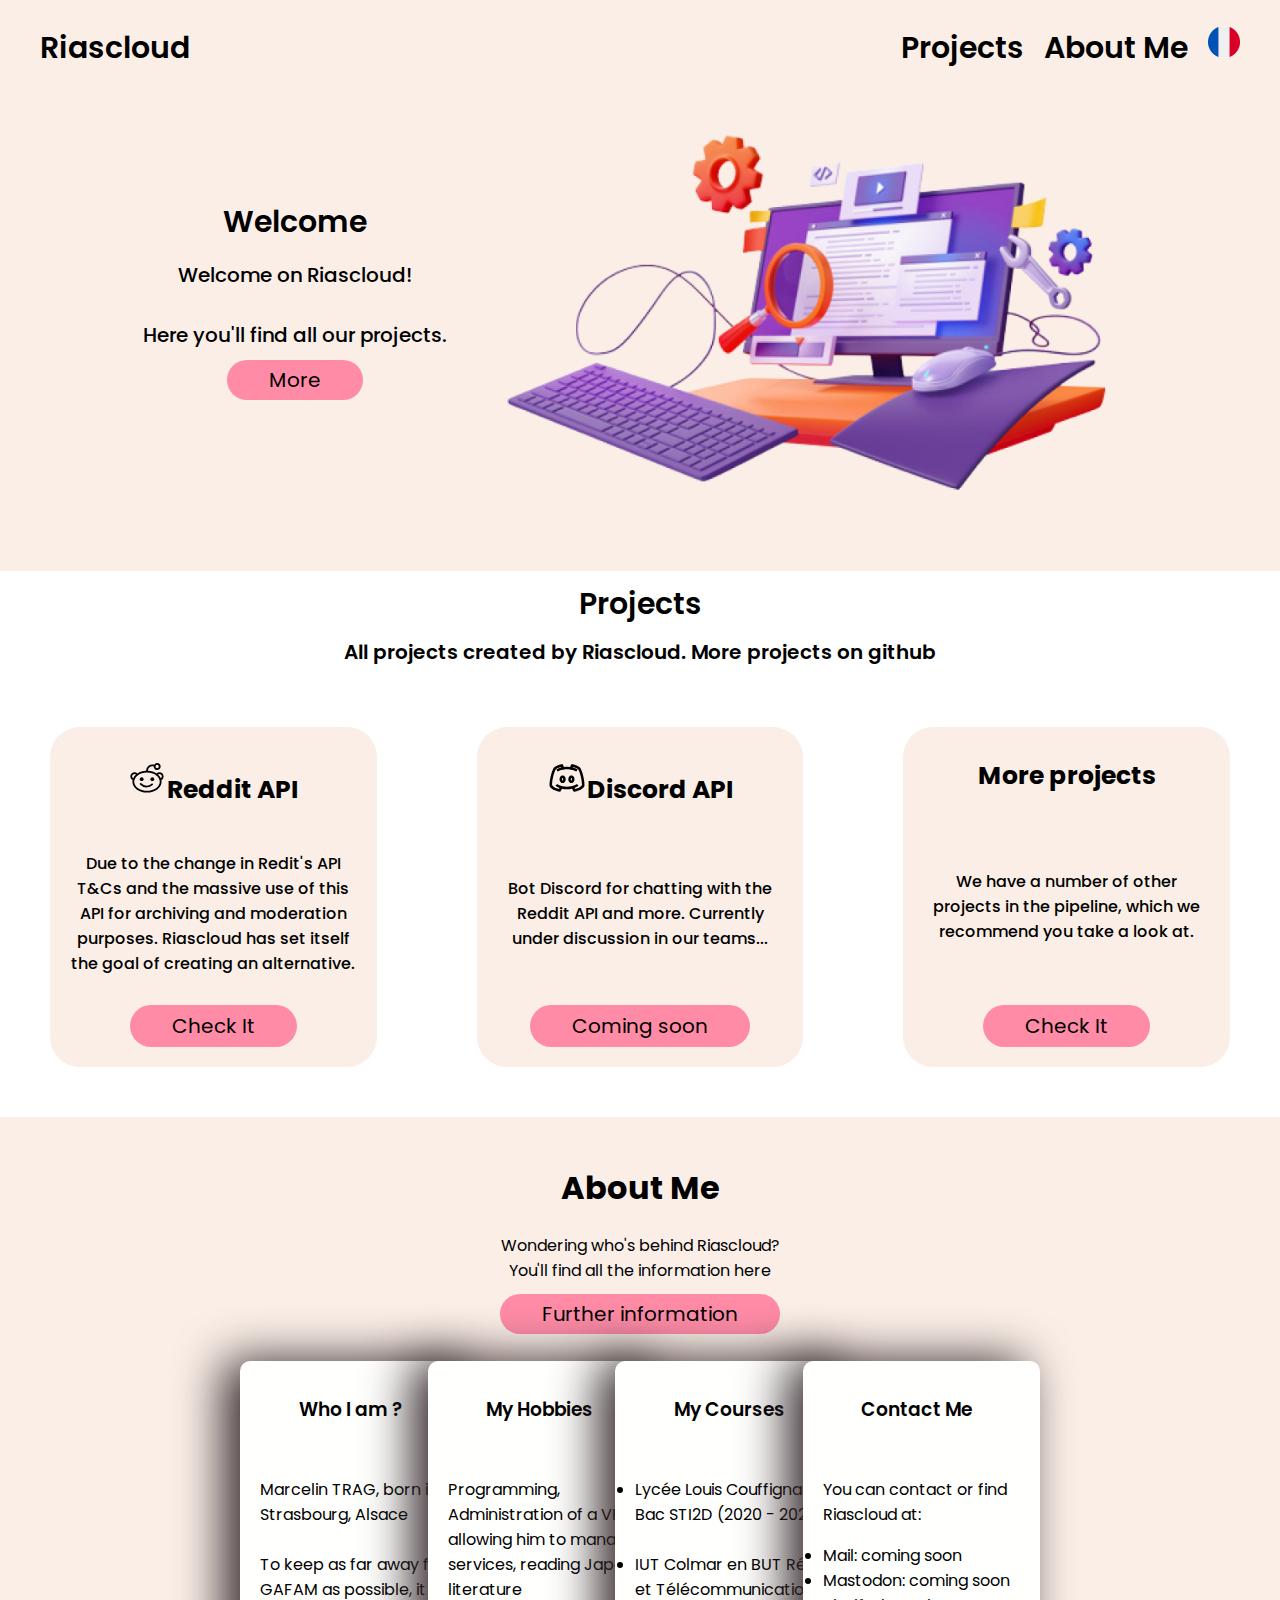
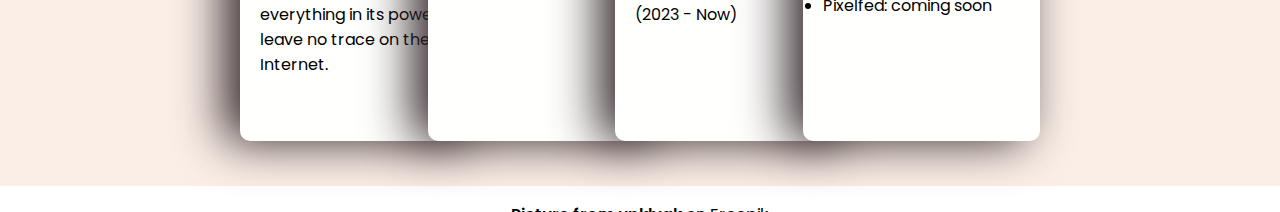
<file: index.html>
<!DOCTYPE html>
<html lang="en">
    <head>
        <meta charset="UTF-8">
        <title>Riascloud | redirection</title>
        <script>
            // Fonction pour obtenir la langue du navigateur
            function getBrowserLanguage() {
            return navigator.language || navigator.userLanguage;
            }

            // Redirection en fonction de la langue
            window.onload = function() {
            var userLanguage = getBrowserLanguage().toLowerCase();
            if (userLanguage.startsWith('fr')) {
                window.location.href = './fr'; // Redirection vers la version française
            } else {
                window.location.href = './en'; // Redirection vers la version anglaise par défaut
            }
            };
        </script>
    </head>
    <body>
    <!-- Contenu de la page d'accueil (peut être vide si la redirection est rapide) -->
    </body>
</html>
</file>
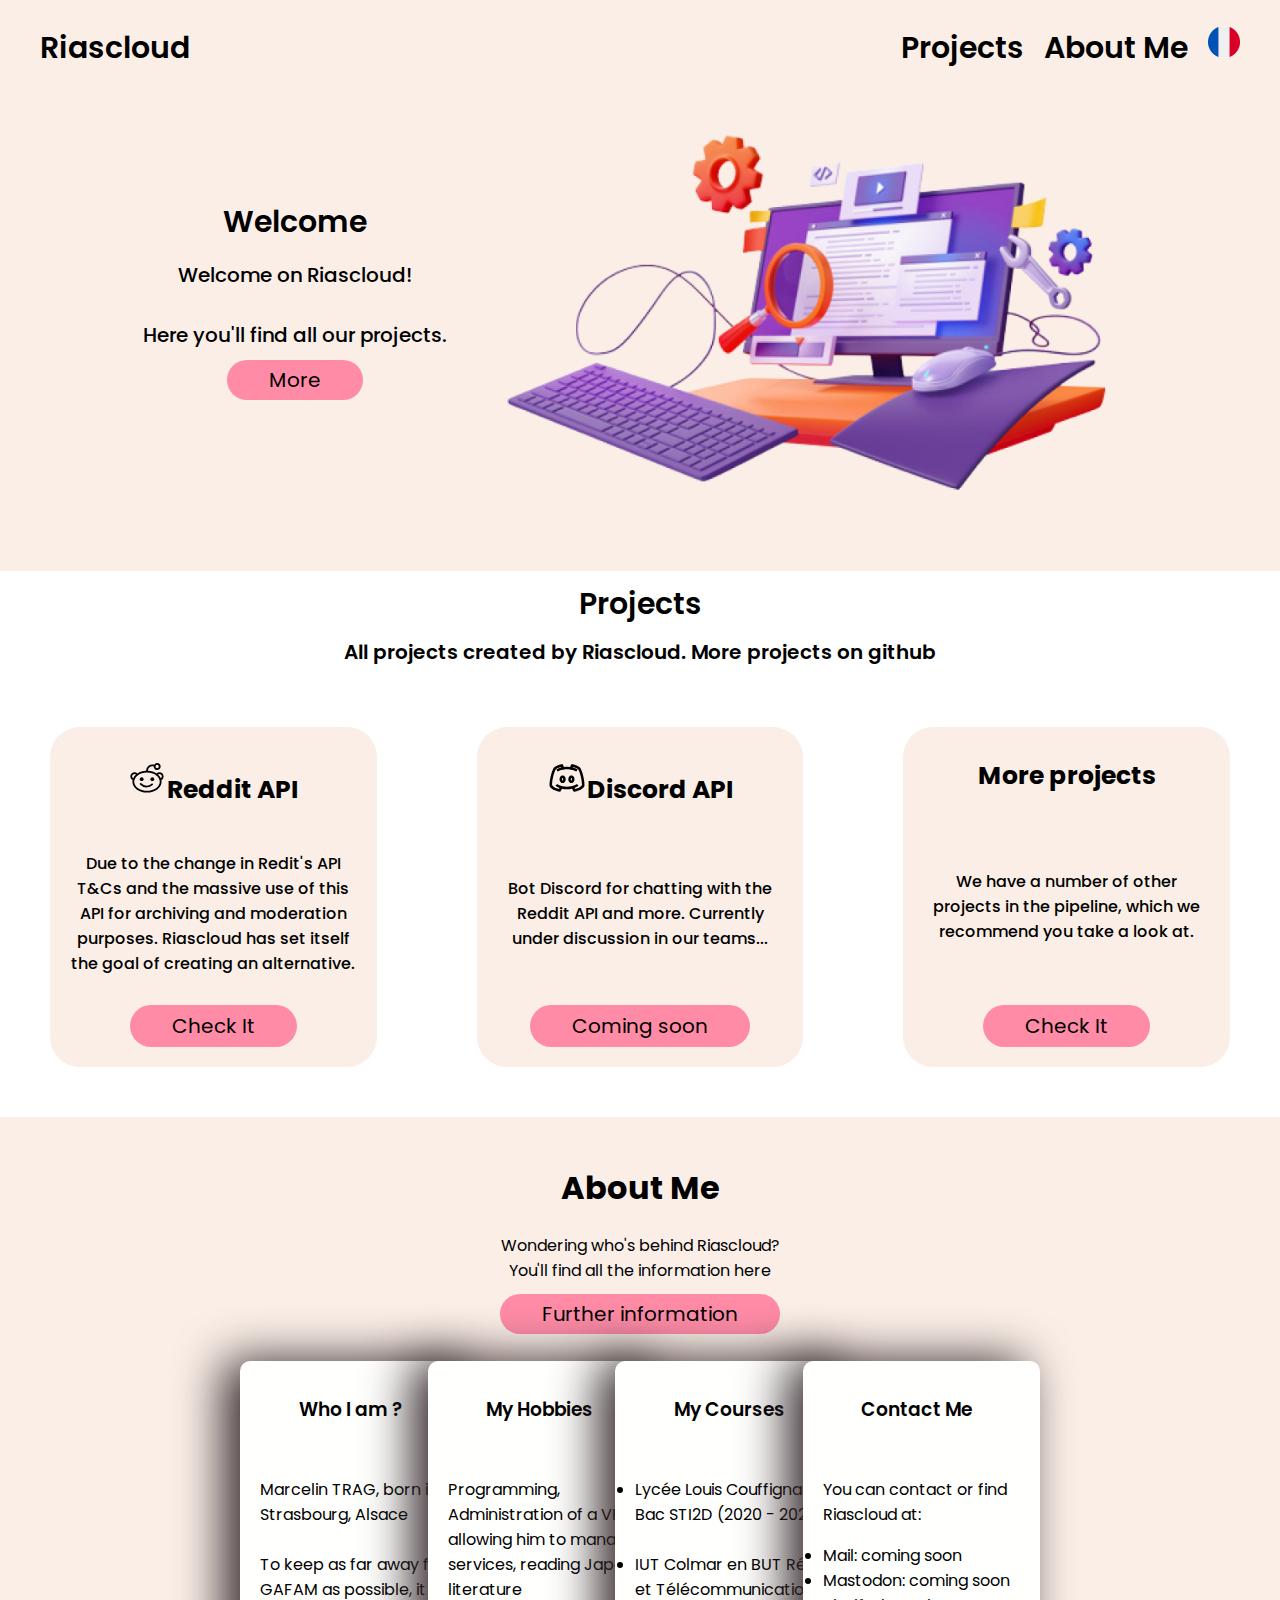
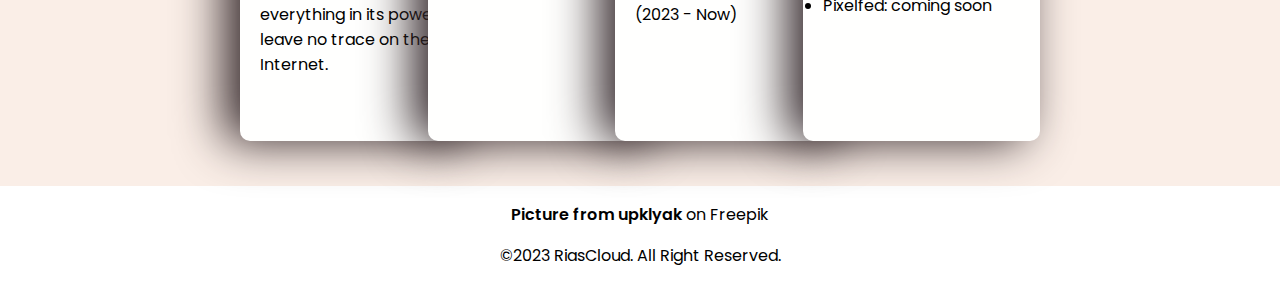
<file: en/index.html>
<!DOCTYPE html>
<html lang="en">
<head>
    <meta charset="UTF-8">
    <meta name="viewport" content="width=device-width, initial-scale=1.0">
    <link rel="stylesheet" href="../css/style.css">
    <title>Riascloud | Home</title>
</head>
<body>
    <!-- Intro -->
    <section class="header">
        <nav>
            <a href="#" class="logo">Riascloud</a>
            <section class="nav-link">
                <a href="#PROJECTS" class="nav-items">Projects</a>
                <a href="#ABOUT" class="nav-items">About Me</a>
                <a href="../fr/index.html"><img src="../img/fr_icon.svg" alt="FR Flag" class="flags"></a>
            </section>
        </nav>
        <section class="content-header">
            <section class="welcome">
                <h1>Welcome</h1>
                <p>Welcome on Riascloud! <br><br>
                Here you'll find all our projects.</p>
                <a href="#PROJECTS" class="button">More</a>
            </section>
            <img src="../img/pc_banner.png" alt="">
        </section>
    </section>
    <!-- End Intro -->
    <!-- Projects -->
    <section class="projects" id="PROJECTS">
        <h1 class="projets-title">Projects</h1>
        <p class="projets-subtitle">All projects created by Riascloud. More projects on github</p>

        <section class="projects-content">
            <section class="project-cards">
                <h3><img src="../img/reddit.svg" alt="reddit logo">Reddit API</h3>
                <p>Due to the change in Redit's API T&Cs and the massive use of this API for archiving and moderation purposes. Riascloud has set itself the goal of creating an alternative.</p>
                <a href="more.html#REDDIT" class="button">Check It</a>
            </section>
            <section class="project-cards">
                <h3><img src="../img/discord.svg" alt="discord logo">Discord API</h3>
                <p>Bot Discord for chatting with the Reddit API and more. Currently under discussion in our teams...</p>
                <a href="more.html#PROJECTS" class="button">Coming soon</a>
            </section>
            <section class="project-cards">
                <h3>More projects</h3>
                <p>We have a number of other projects in the pipeline, which we recommend you take a look at.</p>
                <a href="more.html#MAIL" class="button">Check It</a>
            </section>
        </section>
    </section>
    <!-- End Projects -->
    <section class="about" id="ABOUT">
        <section class="about-text">
            <h1>About Me</h1>
            <p>Wondering who's behind Riascloud? <br>
            You'll find all the information here</p>
            <a href="more.html#ABOUT" class="button">Further information</a>
        </section>
        <section class="container">
            <article class="card">
                <h3 class="card-title">Who I am ?</h3>
                <div class="card-content">
                    <p>Marcelin TRAG, born in Strasbourg, Alsace<br><br>To keep as far away from GAFAM as possible, it does everything in its power to leave no trace on the Internet.</p>
                </div>
            </article>
            <article class="card">
                <h3 class="card-title">My Hobbies</h3>
                <div class="card-content">
                    <p>Programming, Administration of a VPS allowing him to manage his services, reading Japanese literature</p>
                </div>
            </article>
            <article class="card">
                <h3 class="card-title">My Courses</h3>
                <div class="card-content">
                    <p><li>Lycée Louis Couffignal in Bac STI2D (2020 - 2023)</li><br><li>IUT Colmar en BUT Réseaux et Télécommunication (2023 - Now)</li></p>
                </div>
            </article>
            <article class="card">
                <h3 class="card-title">Contact Me</h3>
                <div class="card-content">
                    <p>You can contact or find Riascloud at:<br>
                        <li>Mail: coming soon</li>
                        <li>Mastodon: coming soon</li>
                        <li>Pixelfed: coming soon</li>
                    </p>
                </div>
            </article>      
        </section>
    </section>
    <section class="footer">
        <p class="credit"><a href="https://fr.freepik.com/photos-gratuite/test-code-rendu-3d-test-fonctionnel-convivialite_34727540.htm#query=cartoon%20programm%20window&position=37&from_view=search&track=ais">Picture from upklyak</a> on Freepik</p>
        <p class="cpr">©2023 RiasCloud. All Right Reserved.</p>
    </section>
</body>
</html>
</file>
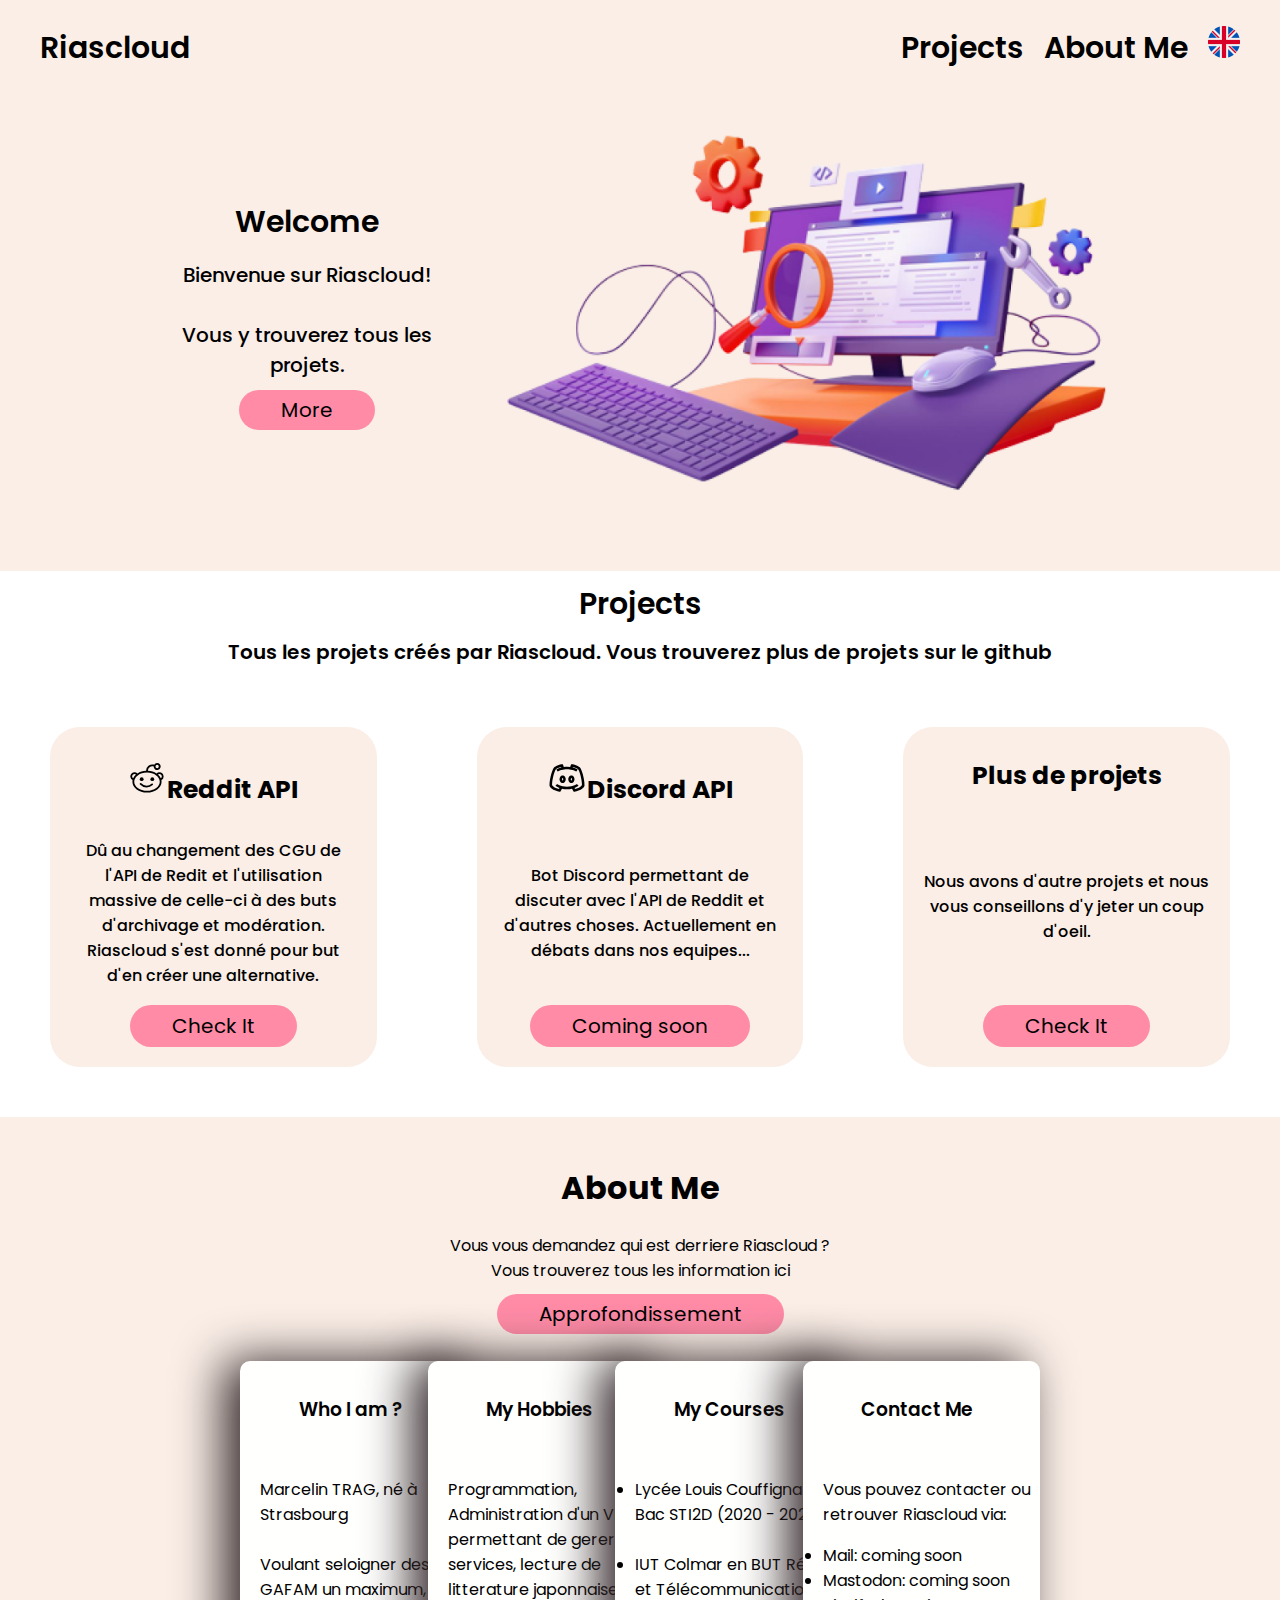
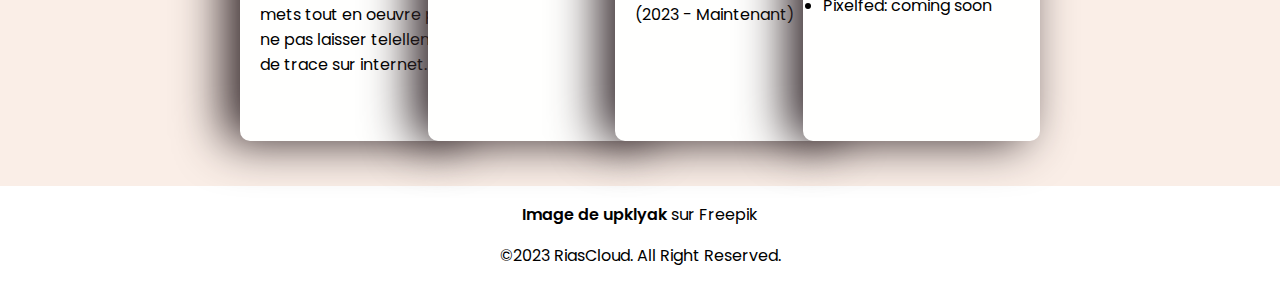
<file: fr/index.html>
<!DOCTYPE html>
<html lang="en">
<head>
    <meta charset="UTF-8">
    <meta name="viewport" content="width=device-width, initial-scale=1.0">
    <link rel="stylesheet" href="../css/style.css">
    <title>Riascloud | Home</title>
</head>
<body>
    <!-- Intro -->
    <section class="header">
        <nav>
            <a href="#" class="logo">Riascloud</a>
            <section class="nav-link">
                <a href="#PROJECTS" class="nav-items">Projects</a>
                <a href="#ABOUT" class="nav-items">About Me</a>
                <a href="../en/index.html"><img src="../img/uk_icon.svg" alt="UK Flag" class="flags"></a>
            </section>
        </nav>
        <section class="content-header">
            <section class="welcome">
                <h1>Welcome</h1>
                <p>Bienvenue sur Riascloud! <br><br>
                Vous y trouverez tous les projets.</p>
                <a href="#PROJECTS" class="button">More</a>
            </section>
            <img src="../img/pc_banner.png" alt="">
        </section>
    </section>
    <!-- End Intro -->
    <!-- Projects -->
    <section class="projects" id="PROJECTS">
        <h1 class="projets-title">Projects</h1>
        <p class="projets-subtitle">Tous les projets créés par Riascloud. Vous trouverez plus de projets sur le github</p>

        <section class="projects-content">
            <section class="project-cards">
                <h3><img src="../img/reddit.svg" alt="reddit logo">Reddit API</h3>
                <p>Dû au changement des CGU de l'API de Redit et l'utilisation massive de celle-ci à des buts d'archivage et modération. Riascloud s'est donné pour but d'en créer une alternative.</p>
                <a href="more.html#REDDIT" class="button">Check It</a>
            </section>
            <section class="project-cards">
                <h3><img src="../img/discord.svg" alt="discord logo">Discord API</h3>
                <p>Bot Discord permettant de discuter avec l'API de Reddit et d'autres choses. Actuellement en débats dans nos equipes...</p>
                <a href="more.html#PROJECTS" class="button">Coming soon</a>
            </section>
            <section class="project-cards">
                <h3>Plus de projets</h3>
                <p>Nous avons d'autre projets et nous vous conseillons d'y jeter un coup d'oeil.</p>
                <a href="more.html#MAIL" class="button">Check It</a>
            </section>
        </section>
    </section>
    <!-- End Projects -->
    <section class="about" id="ABOUT">
        <section class="about-text">
            <h1>About Me</h1>
            <p>Vous vous demandez qui est derriere Riascloud ?<br>
                Vous trouverez tous les information ici</p>
                <a href="more.html#ABOUT" class="button">Approfondissement</a>
        </section>
        <section class="container">
            <article class="card">
                <h3 class="card-title">Who I am ?</h3>
                <div class="card-content">
                    <p>Marcelin TRAG, né à Strasbourg<br><br>Voulant seloigner des GAFAM un maximum, il mets tout en oeuvre pour ne pas laisser telellement de trace sur internet.</p>
                </div>
            </article>
            <article class="card">
                <h3 class="card-title">My Hobbies</h3>
                <div class="card-content">
                    <p>Programmation, Administration d'un VPS lui permettant de gerer ses services, lecture de litterature japonnaise</p>
                </div>
            </article>
            <article class="card">
                <h3 class="card-title">My Courses</h3>
                <div class="card-content">
                    <p><li>Lycée Louis Couffignal en Bac STI2D (2020 - 2023)</li><br><li>IUT Colmar en BUT Réseaux et Télécommunication (2023 - Maintenant)</li></p>
                </div>
            </article>
            <article class="card">
                <h3 class="card-title">Contact Me</h3>
                <div class="card-content">
                    <p>Vous pouvez contacter ou retrouver Riascloud via: <br>
                        <li>Mail: coming soon</li>
                        <li>Mastodon: coming soon</li>
                        <li>Pixelfed: coming soon</li>
                    </p>
                </div>
            </article>      
        </section>
    </section>
    <section class="footer">
        <p class="credit"><a href="https://fr.freepik.com/photos-gratuite/test-code-rendu-3d-test-fonctionnel-convivialite_34727540.htm#query=cartoon%20programm%20window&position=37&from_view=search&track=ais">Image de upklyak</a> sur Freepik</p>
        <p class="cpr">©2023 RiasCloud. All Right Reserved.</p>
    </section>
</body>
</html>
</file>
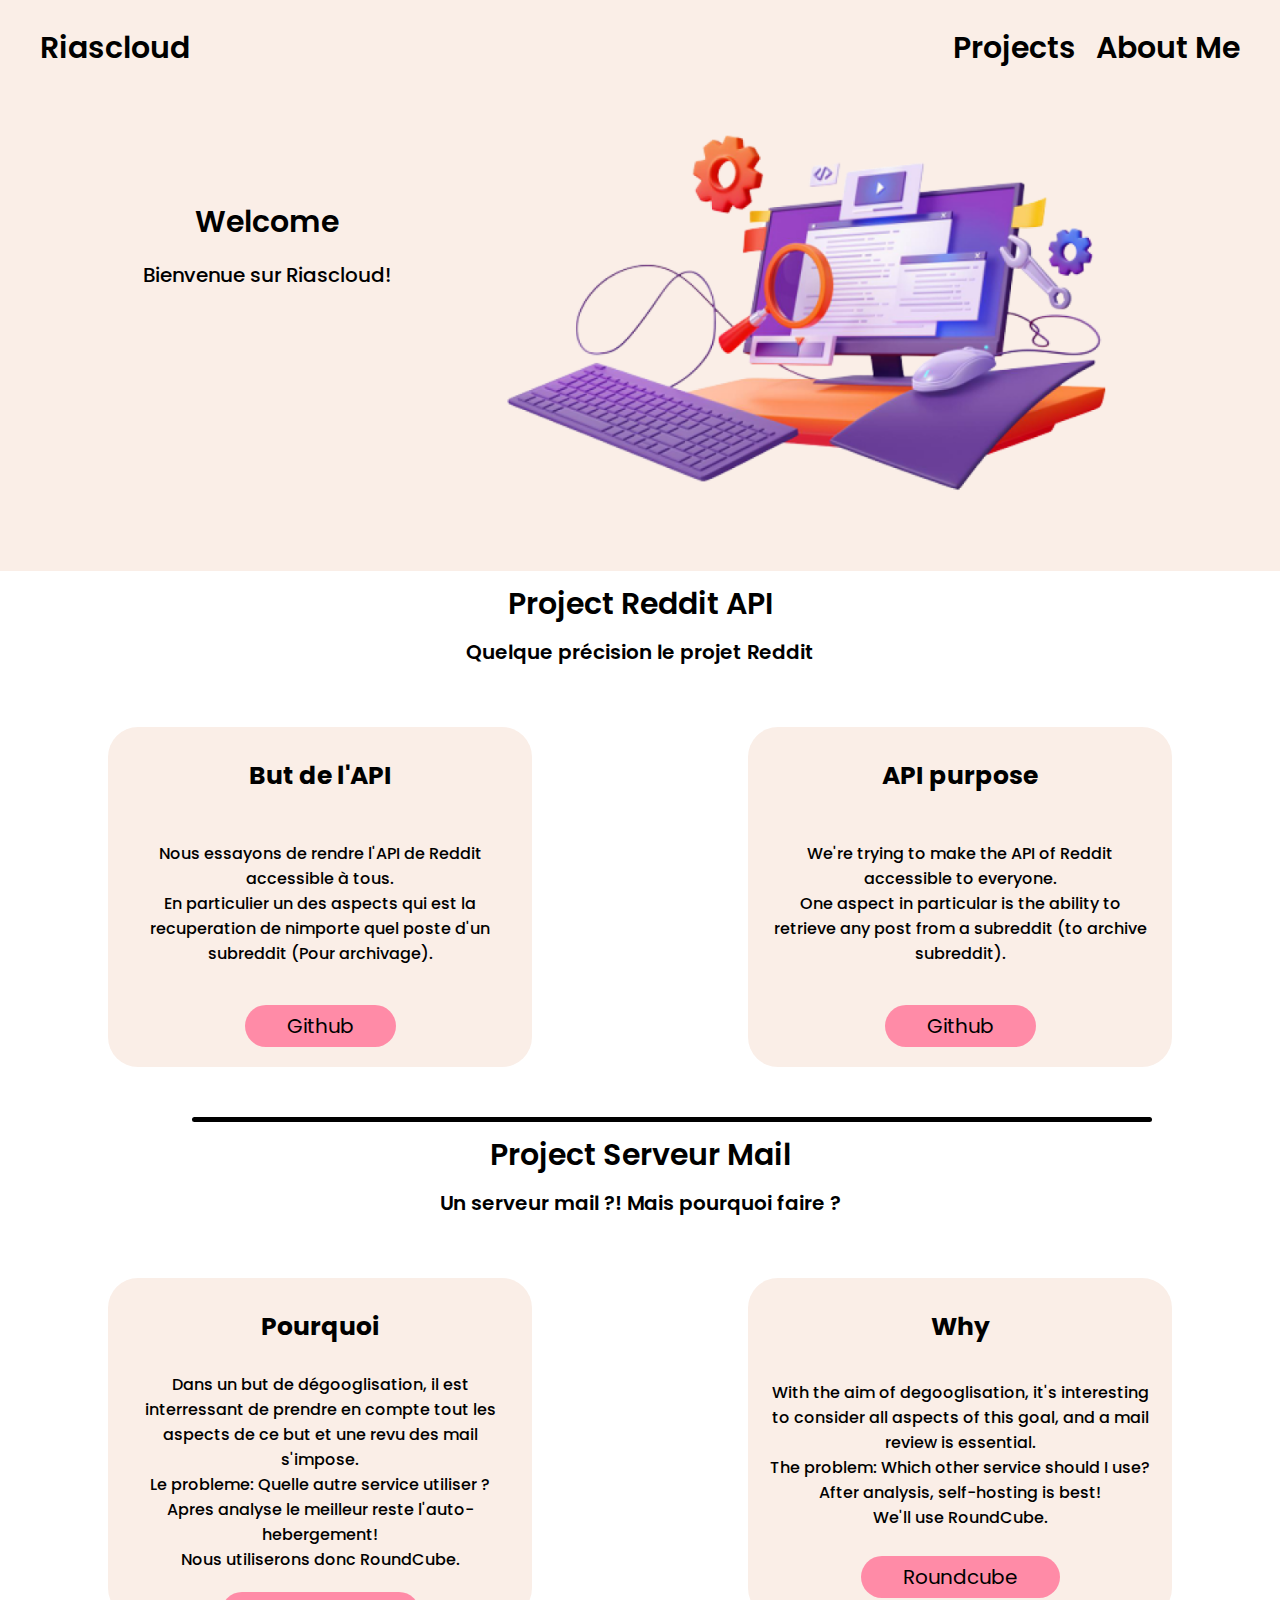
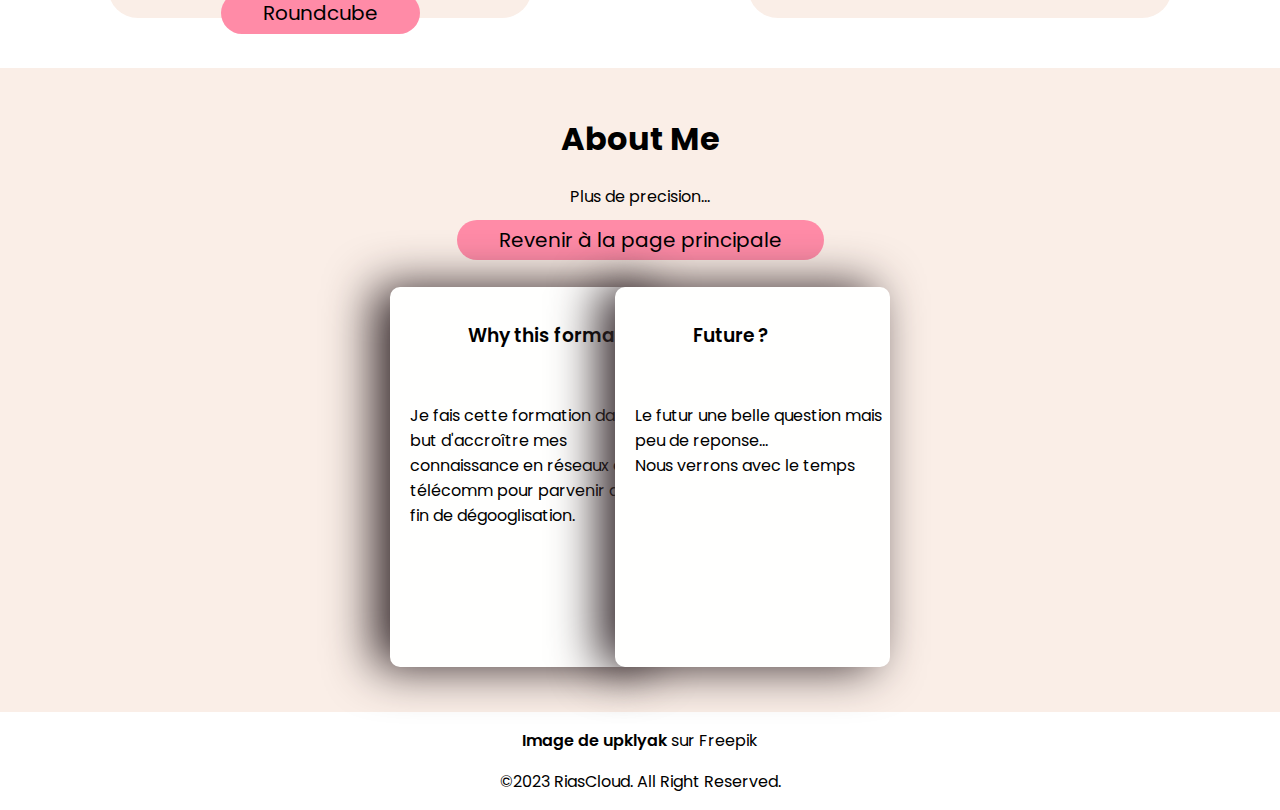
<file: more.html>
<!DOCTYPE html>
<html lang="en">
<head>
    <meta charset="UTF-8">
    <meta name="viewport" content="width=device-width, initial-scale=1.0">
    <link rel="stylesheet" href="./css/style.css">
    <title>Riascloud | Plus</title>
</head>
<body>
    <!-- Intro -->
    <section class="header">
        <nav>
            <a href="index.html" class="logo">Riascloud</a>
            <section class="nav-link">
                <a href="#PROJECTS" class="nav-items">Projects</a>
                <a href="#ABOUT" class="nav-items">About Me</a>
            </section>
        </nav>
        <section class="content-header">
            <section class="welcome">
                <h1>Welcome</h1>
                <p>Bienvenue sur Riascloud!</p>
            </section>
            <img src="./img/pc_banner.png" alt="">
        </section>
    </section>
    <!-- End Intro -->
    <!-- Projects -->
    <section class="projects" id="PROJECTS">
        <section id="REDDIT">
            <h1 class="projets-title">Project Reddit API</h1>
            <p class="projets-subtitle">Quelque précision le projet Reddit</p>
            <section class="projects-content">
                <section class="project-cards">
                    <h3>But de l'API</h3>
                    <p>Nous essayons de rendre l'API de Reddit accessible à tous.<br>En particulier un des aspects qui est la recuperation de nimporte quel poste d'un subreddit (Pour archivage).</p>
                    <a href="https://github.com/RiasGFirst/RiascloudAPI/tree/redditAPI" class="button">Github</a>
                </section>
                <section class="project-cards">
                    <h3>API purpose</h3>
                    <p>We're trying to make the API of Reddit accessible to everyone.<br>One aspect in particular is the ability to retrieve any post from a subreddit (to archive subreddit).</p>
                    <a href="https://github.com/RiasGFirst/RiascloudAPI/tree/redditAPI" class="button">Github</a>
                </section>
            </section>
        </section>
        <span></span>
        <section id="MAIL">
            <h1 class="projets-title">Project Serveur Mail</h1>
            <p class="projets-subtitle">Un serveur mail ?! Mais pourquoi faire ?</p>    
            <section class="projects-content">
                <section class="project-cards">
                    <h3>Pourquoi</h3>
                    <p>Dans un but de dégooglisation, il est interressant de prendre en compte tout les aspects de ce but et une revu des mail s'impose.<br>Le probleme: Quelle autre service utiliser ?<br>Apres analyse le meilleur reste l'auto-hebergement!<br>Nous utiliserons donc RoundCube.</p>
                    <a href="https://roundcube.net/" class="button">Roundcube</a>
                </section>
                <section class="project-cards">
                    <h3>Why</h3>
                    <p>With the aim of degooglisation, it's interesting to consider all aspects of this goal, and a mail review is essential.<br>The problem: Which other service should I use?<br>After analysis, self-hosting is best!<br>We'll use RoundCube.</p>
                    <a href="https://roundcube.net/" class="button">Roundcube</a>
                </section>
            </section>
        </section>
    </section>
    <!-- End Projects -->
    <section class="about" id="ABOUT">
        <section class="about-text">
            <h1>About Me</h1>
            <p>Plus de precision...</p>
            <a href="index.html" class="button">Revenir à la page principale</a>
        </section>
        <section class="container cplus">
            <article class="card ccplus">
                <h3 class="card-title">Why this formation</h3>
                <div class="card-content">
                    <p>Je fais cette formation dans le but d'accroître mes connaissance en réseaux et télécomm pour parvenir a mes fin de dégooglisation.</p>
                </div>
            </article>
            <article class="card ccplus">
                <h3 class="card-title">Future ?</h3>
                <div class="card-content">
                    <p>Le futur une belle question mais peu de reponse...<br>Nous verrons avec le temps</p>
                </div>
            </article>      
        </section>
    </section>
    <section class="footer">
        <p class="credit"><a href="https://fr.freepik.com/photos-gratuite/test-code-rendu-3d-test-fonctionnel-convivialite_34727540.htm#query=cartoon%20programm%20window&position=37&from_view=search&track=ais">Image de upklyak</a> sur Freepik</p>
        <p class="cpr">©2023 RiasCloud. All Right Reserved.</p>
    </section>
</body>
</html>
</file>
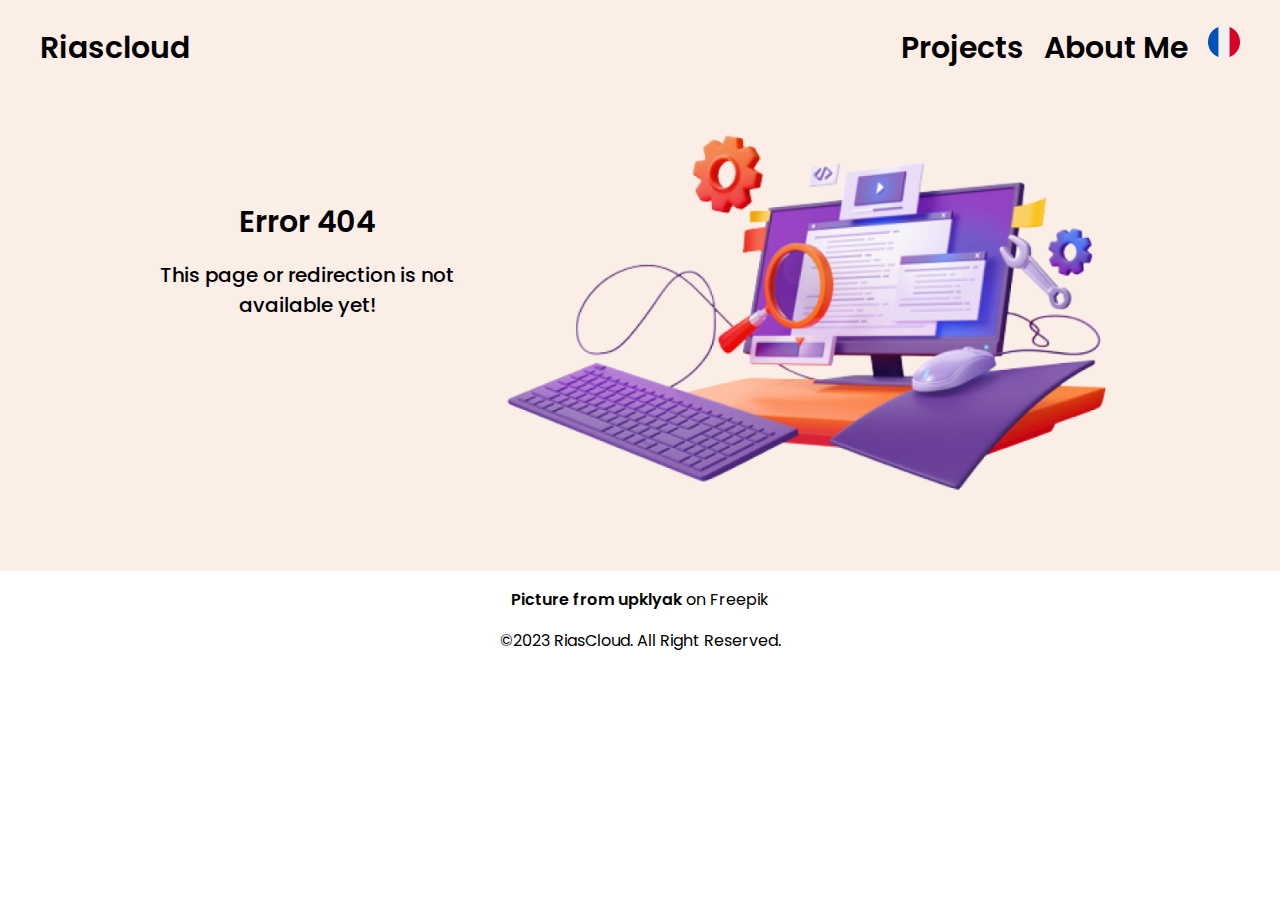
<file: en/error404.html>
<!DOCTYPE html>
<html lang="en">
<head>
    <meta charset="UTF-8">
    <meta name="viewport" content="width=device-width, initial-scale=1.0">
    <link rel="stylesheet" href="../css/style.css">
    <title>Riascloud | Plus</title>
</head>
<body>
    <!-- Intro -->
    <section class="header">
        <nav>
            <a href="index.html" class="logo">Riascloud</a>
            <section class="nav-link">
                <a href="#PROJECTS" class="nav-items">Projects</a>
                <a href="#ABOUT" class="nav-items">About Me</a>
                <a href="../fr/index.html"><img src="../img/fr_icon.svg" alt="FR Flag" class="flags"></a>
            </section>
        </nav>
        <section class="content-header">
            <section class="welcome">
                <h1>Error 404</h1>
                <p>This page or redirection is not available yet!</p>
            </section>
            <img src="../img/pc_banner.png" alt="">
        </section>
    </section>
    <!-- End Intro -->
    <section class="footer">
        <p class="credit"><a href="https://fr.freepik.com/photos-gratuite/test-code-rendu-3d-test-fonctionnel-convivialite_34727540.htm#query=cartoon%20programm%20window&position=37&from_view=search&track=ais">Picture from upklyak</a> on Freepik</p>
        <p class="cpr">©2023 RiasCloud. All Right Reserved.</p>
    </section>
</body>
</html>
</file>
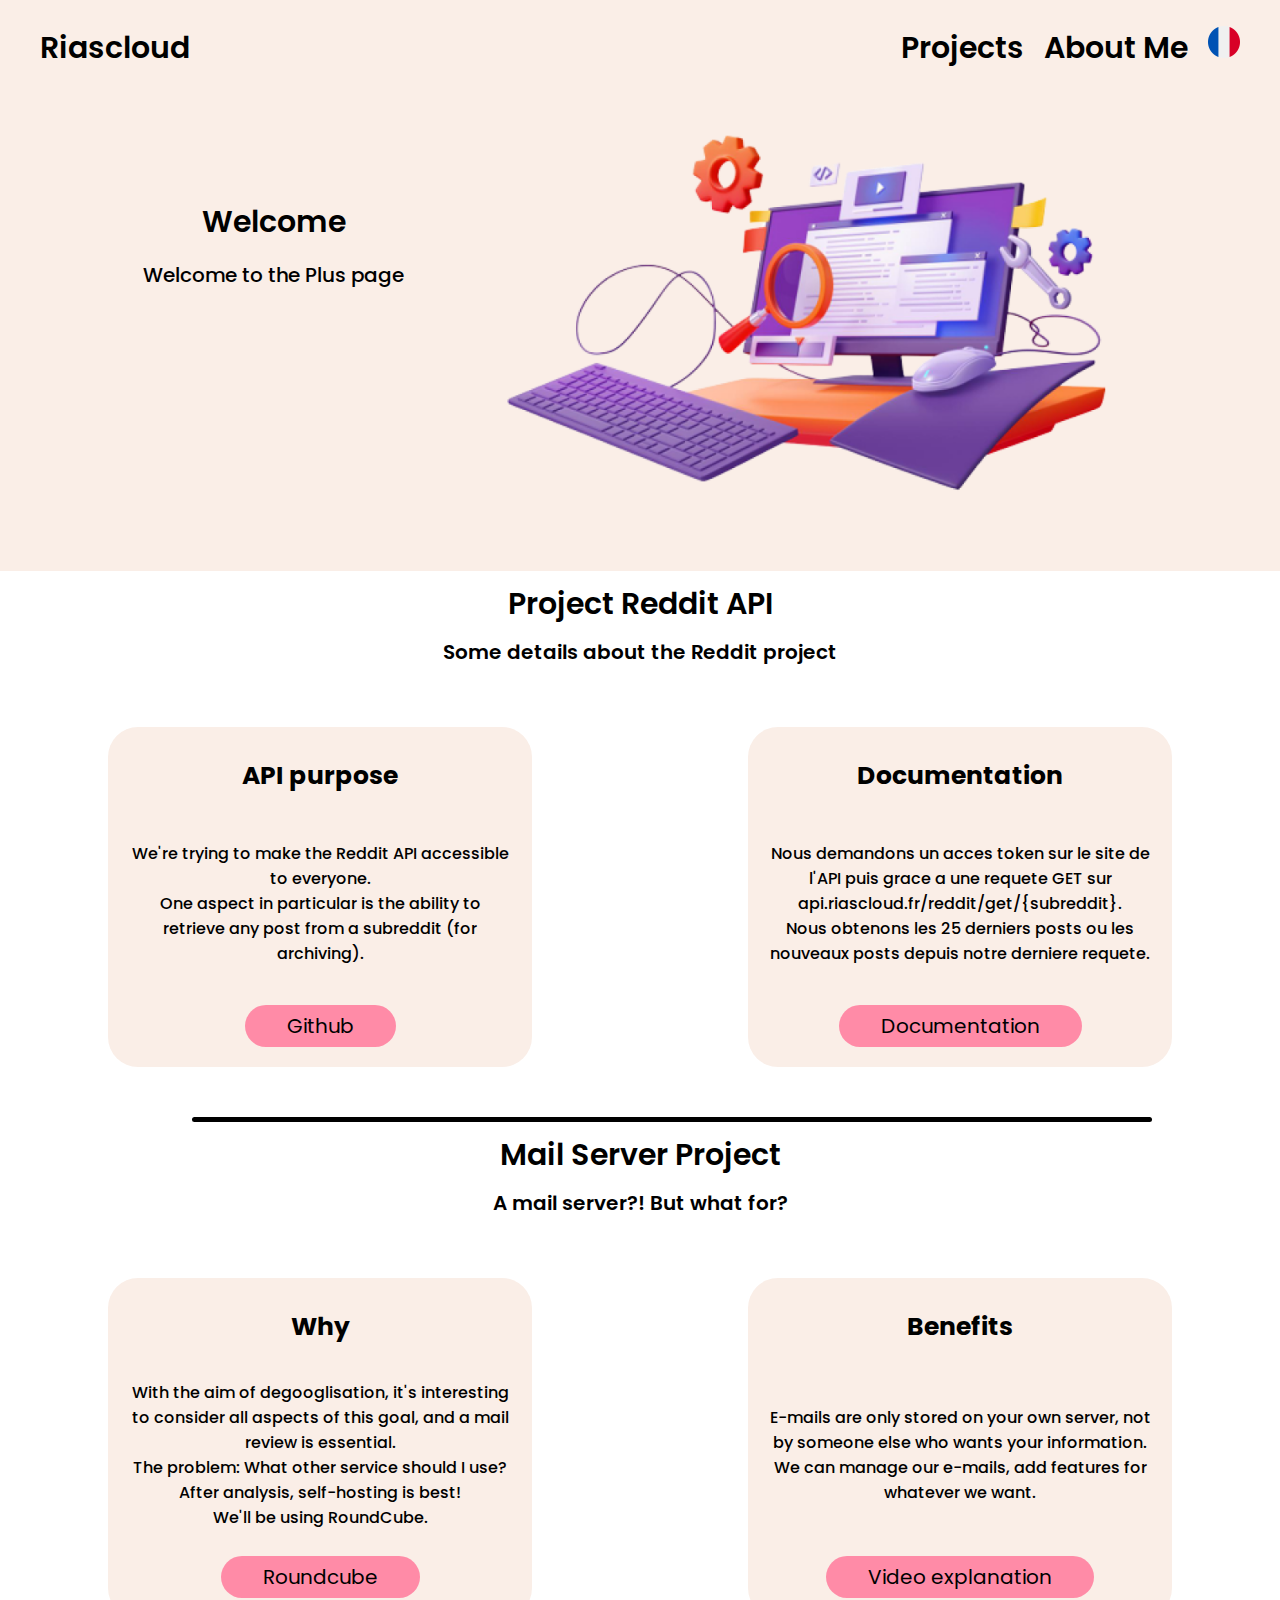
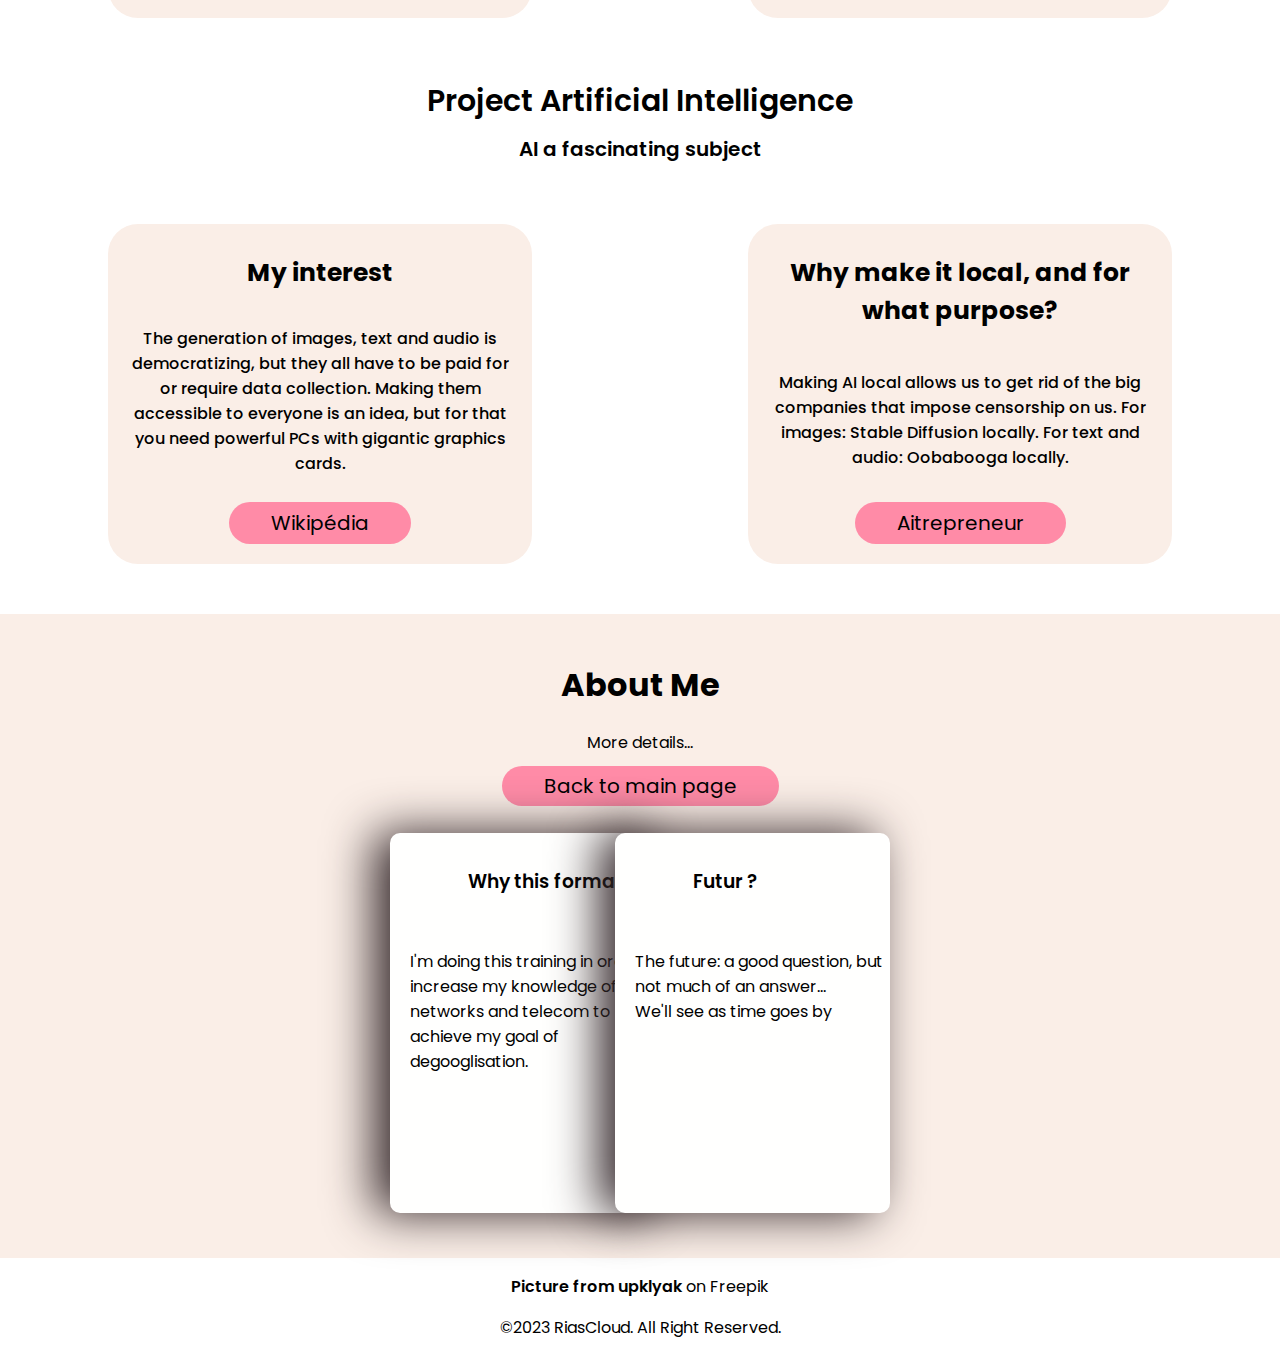
<file: en/more.html>
<!DOCTYPE html>
<html lang="en">
<head>
    <meta charset="UTF-8">
    <meta name="viewport" content="width=device-width, initial-scale=1.0">
    <link rel="stylesheet" href="../css/style.css">
    <title>Riascloud | Plus</title>
</head>
<body>
    <!-- Intro -->
    <section class="header">
        <nav>
            <a href="index.html" class="logo">Riascloud</a>
            <section class="nav-link">
                <a href="#PROJECTS" class="nav-items">Projects</a>
                <a href="#ABOUT" class="nav-items">About Me</a>
                <a href="../fr/more.html"><img src="../img/fr_icon.svg" alt="UK Flag" class="flags"></a>
            </section>
        </nav>
        <section class="content-header">
            <section class="welcome">
                <h1>Welcome</h1>
                <p>Welcome to the Plus page</p>
            </section>
            <img src="../img/pc_banner.png" alt="">
        </section>
    </section>
    <!-- End Intro -->
    <!-- Projects -->
    <section class="projects" id="PROJECTS">
        <section id="REDDIT">
            <h1 class="projets-title">Project Reddit API</h1>
            <p class="projets-subtitle">Some details about the Reddit project</p>
            <section class="projects-content">
                <section class="project-cards">
                    <h3>API purpose</h3>
                    <p>We're trying to make the Reddit API accessible to everyone.<br>One aspect in particular is the ability to retrieve any post from a subreddit (for archiving).</p>
                    <a href="https://github.com/RiasGFirst/RiascloudAPI/tree/redditAPI" class="button">Github</a>
                </section>
                <section class="project-cards">
                    <h3>Documentation</h3>
                    <p>Nous demandons un acces token sur le site de l'API puis grace a une requete GET sur api.riascloud.fr/reddit/get/{subreddit}. <br> Nous obtenons les 25 derniers posts ou les nouveaux posts depuis notre derniere requete.</p>
                    <a href="error404.html" class="button">Documentation</a>
                </section>
            </section>
        </section>
        <span></span>
        <section id="MAIL">
            <h1 class="projets-title">Mail Server Project</h1>
            <p class="projets-subtitle">A mail server?! But what for?</p>    
            <section class="projects-content">
                <section class="project-cards">
                    <h3>Why</h3>
                    <p>With the aim of degooglisation, it's interesting to consider all aspects of this goal, and a mail review is essential.<br>The problem: What other service should I use?<br>After analysis, self-hosting is best!<br>We'll be using RoundCube.</p>
                    <a href="https://roundcube.net/" class="button">Roundcube</a>
                </section>
                <section class="project-cards">
                    <h3>Benefits</h3>
                    <p>E-mails are only stored on your own server, not by someone else who wants your information.<br> We can manage our e-mails, add features for whatever we want.</p>
                    <a href="https://youtu.be/8G93NVWkXZk?si=DTWmJulF976iGjDJ" class="button">Video explanation</a>
                </section>
            </section>
        </section>
        <section id="IA">
            <h1 class="projets-title">Project Artificial Intelligence</h1>
            <p class="projets-subtitle">AI a fascinating subject</p>    
            <section class="projects-content">
                <section class="project-cards">
                    <h3>My interest</h3>
                    <p>The generation of images, text and audio is democratizing, but they all have to be paid for or require data collection. Making them accessible to everyone is an idea, but for that you need powerful PCs with gigantic graphics cards.</p>
                    <a href="https://en.wikipedia.org/wiki/Artificial_intelligence" class="button">Wikipédia</a>
                </section>
                <section class="project-cards">
                    <h3>Why make it local, and for what purpose?</h3>
                    <p>Making AI local allows us to get rid of the big companies that impose censorship on us. For images: Stable Diffusion locally. For text and audio: Oobabooga locally.</p>
                    <a href="https://www.youtube.com/@Aitrepreneur" class="button">Aitrepreneur</a>
                </section>
            </section>
        </section>
    </section>
    <!-- End Projects -->
    <section class="about" id="ABOUT">
        <section class="about-text">
            <h1>About Me</h1>
            <p>More details...</p>
            <a href="index.html" class="button">Back to main page</a>
        </section>
        <section class="container cplus">
            <article class="card ccplus">
                <h3 class="card-title">Why this formation</h3>
                <div class="card-content">
                    <p>I'm doing this training in order to increase my knowledge of networks and telecom to achieve my goal of degooglisation.</p>
                </div>
            </article>
            <article class="card ccplus">
                <h3 class="card-title">Futur ?</h3>
                <div class="card-content">
                    <p>The future: a good question, but not much of an answer...<br>We'll see as time goes by</p>
                </div>
            </article>      
        </section>
    </section>
    <section class="footer">
        <p class="credit"><a href="https://fr.freepik.com/photos-gratuite/test-code-rendu-3d-test-fonctionnel-convivialite_34727540.htm#query=cartoon%20programm%20window&position=37&from_view=search&track=ais">Picture from upklyak</a> on Freepik</p>
        <p class="cpr">©2023 RiasCloud. All Right Reserved.</p>
    </section>
</body>
</html>
</file>
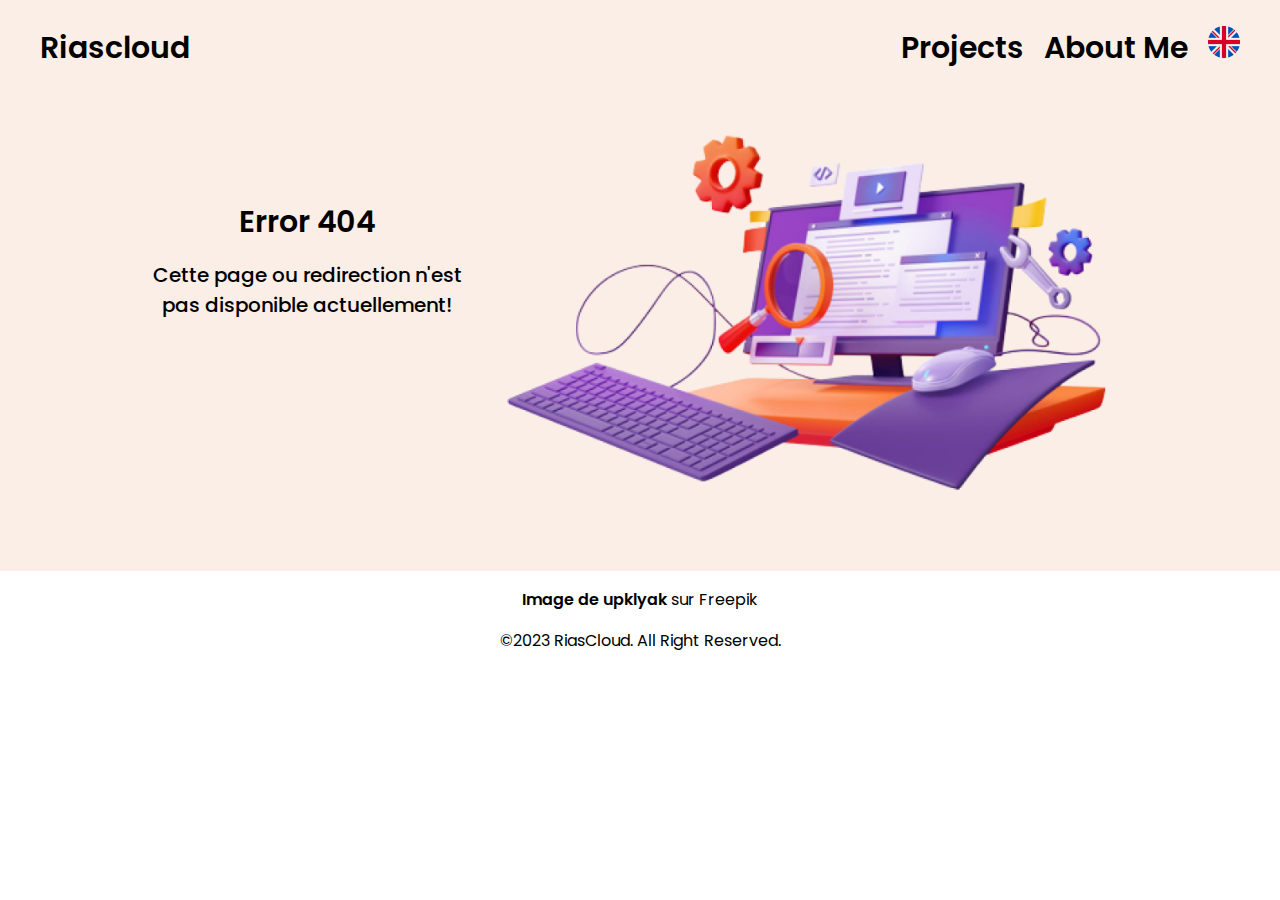
<file: fr/error404.html>
<!DOCTYPE html>
<html lang="en">
<head>
    <meta charset="UTF-8">
    <meta name="viewport" content="width=device-width, initial-scale=1.0">
    <link rel="stylesheet" href="../css/style.css">
    <title>Riascloud | Plus</title>
</head>
<body>
    <!-- Intro -->
    <section class="header">
        <nav>
            <a href="index.html" class="logo">Riascloud</a>
            <section class="nav-link">
                <a href="#PROJECTS" class="nav-items">Projects</a>
                <a href="#ABOUT" class="nav-items">About Me</a>
                <a href="../en/index.html"><img src="../img/uk_icon.svg" alt="UK Flag" class="flags"></a>
            </section>
        </nav>
        <section class="content-header">
            <section class="welcome">
                <h1>Error 404</h1>
                <p>Cette page ou redirection n'est pas disponible actuellement!</p>
            </section>
            <img src="../img/pc_banner.png" alt="">
        </section>
    </section>
    <!-- End Intro -->
    <section class="footer">
        <p class="credit"><a href="https://fr.freepik.com/photos-gratuite/test-code-rendu-3d-test-fonctionnel-convivialite_34727540.htm#query=cartoon%20programm%20window&position=37&from_view=search&track=ais">Image de upklyak</a> sur Freepik</p>
        <p class="cpr">©2023 RiasCloud. All Right Reserved.</p>
    </section>
</body>
</html>
</file>
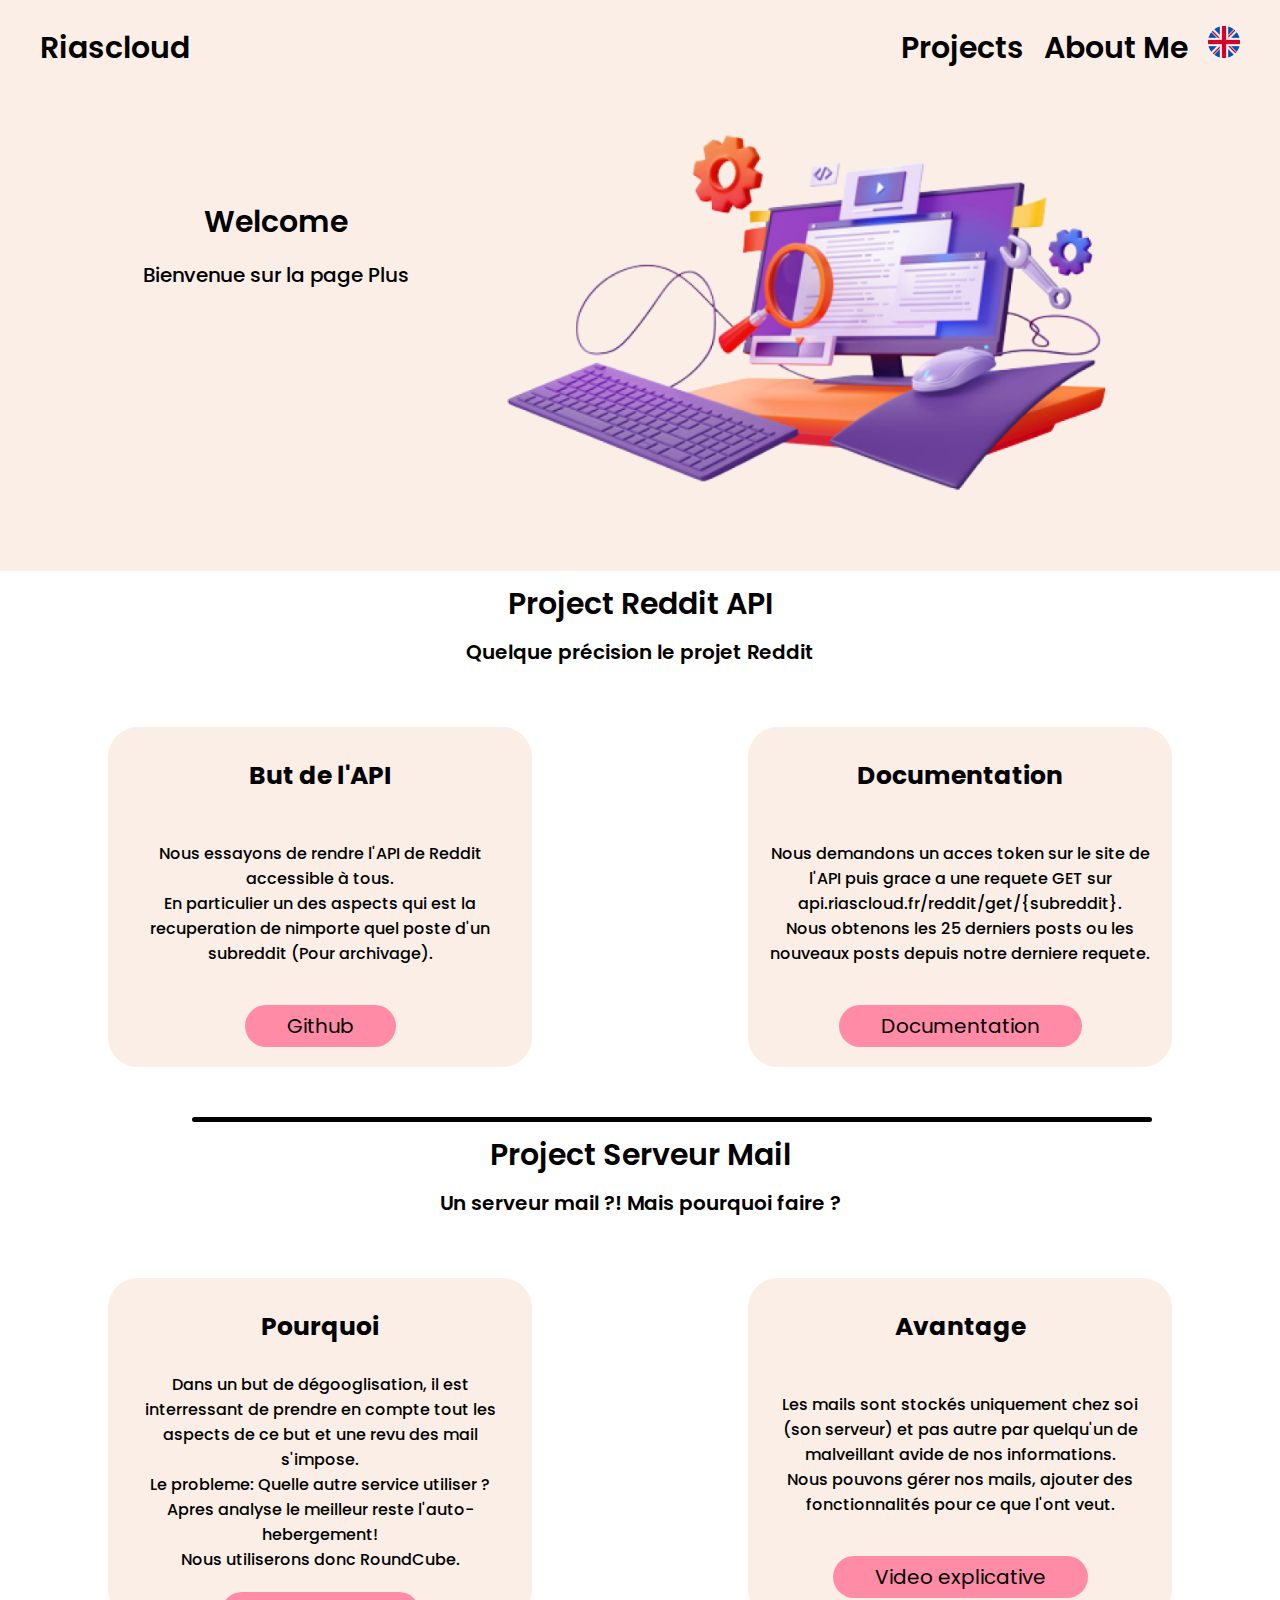
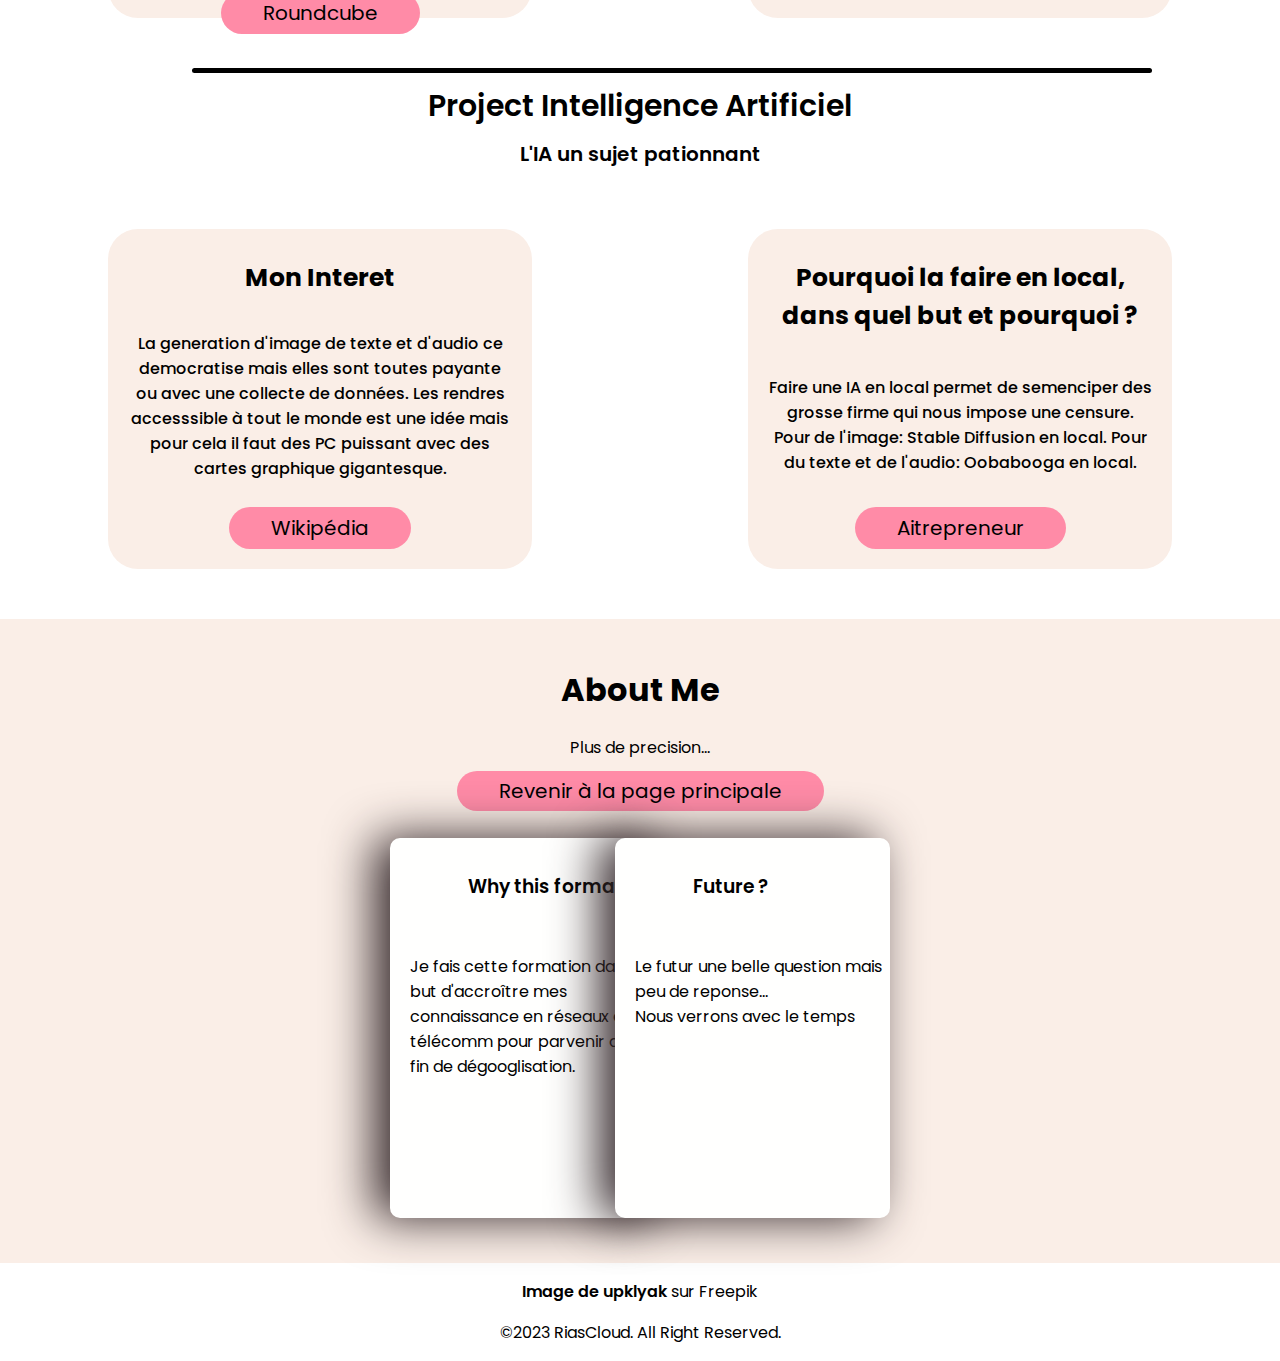
<file: fr/more.html>
<!DOCTYPE html>
<html lang="en">
<head>
    <meta charset="UTF-8">
    <meta name="viewport" content="width=device-width, initial-scale=1.0">
    <link rel="stylesheet" href="../css/style.css">
    <title>Riascloud | Plus</title>
</head>
<body>
    <!-- Intro -->
    <section class="header">
        <nav>
            <a href="index.html" class="logo">Riascloud</a>
            <section class="nav-link">
                <a href="#PROJECTS" class="nav-items">Projects</a>
                <a href="#ABOUT" class="nav-items">About Me</a>
                <a href="../en/more.html"><img src="../img/uk_icon.svg" alt="UK Flag" class="flags"></a>
            </section>
        </nav>
        <section class="content-header">
            <section class="welcome">
                <h1>Welcome</h1>
                <p>Bienvenue sur la page Plus</p>
            </section>
            <img src="../img/pc_banner.png" alt="">
        </section>
    </section>
    <!-- End Intro -->
    <!-- Projects -->
    <section class="projects" id="PROJECTS">
        <section id="REDDIT">
            <h1 class="projets-title">Project Reddit API</h1>
            <p class="projets-subtitle">Quelque précision le projet Reddit</p>
            <section class="projects-content">
                <section class="project-cards">
                    <h3>But de l'API</h3>
                    <p>Nous essayons de rendre l'API de Reddit accessible à tous.<br>En particulier un des aspects qui est la recuperation de nimporte quel poste d'un subreddit (Pour archivage).</p>
                    <a href="https://github.com/RiasGFirst/RiascloudAPI/tree/redditAPI" class="button">Github</a>
                </section>
                <section class="project-cards">
                    <h3>Documentation</h3>
                    <p>Nous demandons un acces token sur le site de l'API puis grace a une requete GET sur api.riascloud.fr/reddit/get/{subreddit}. <br> Nous obtenons les 25 derniers posts ou les nouveaux posts depuis notre derniere requete.</p>
                    <a href="error404.html" class="button">Documentation</a>
                </section>
            </section>
        </section>
        <span></span>
        <section id="MAIL">
            <h1 class="projets-title">Project Serveur Mail</h1>
            <p class="projets-subtitle">Un serveur mail ?! Mais pourquoi faire ?</p>    
            <section class="projects-content">
                <section class="project-cards">
                    <h3>Pourquoi</h3>
                    <p>Dans un but de dégooglisation, il est interressant de prendre en compte tout les aspects de ce but et une revu des mail s'impose.<br>Le probleme: Quelle autre service utiliser ?<br>Apres analyse le meilleur reste l'auto-hebergement!<br>Nous utiliserons donc RoundCube.</p>
                    <a href="https://roundcube.net/" class="button">Roundcube</a>
                </section>
                <section class="project-cards">
                    <h3>Avantage</h3>
                    <p>Les mails sont stockés uniquement chez soi (son serveur) et pas autre par quelqu'un de malveillant avide de nos informations. <br> Nous pouvons gérer nos mails, ajouter des fonctionnalités pour ce que l'ont veut.</p>
                    <a href="https://youtu.be/Bg4YxTAMGNc?si=C0vERaRVCTKg0Foy" class="button">Video explicative</a>
                </section>
            </section>
        </section>
        <span></span>
        <section id="IA">
            <h1 class="projets-title">Project Intelligence Artificiel</h1>
            <p class="projets-subtitle">L'IA un sujet pationnant</p>    
            <section class="projects-content">
                <section class="project-cards">
                    <h3>Mon Interet </h3>
                    <p>La generation d'image de texte et d'audio ce democratise mais elles sont toutes payante ou avec une collecte de données. Les rendres accesssible à tout le monde est une idée mais pour cela il faut des PC puissant avec des cartes graphique gigantesque.</p>
                    <a href="https://fr.wikipedia.org/wiki/Intelligence_artificielle" class="button">Wikipédia</a>
                </section>
                <section class="project-cards">
                    <h3>Pourquoi la faire en local, dans quel but et pourquoi ?</h3>
                    <p>Faire une IA en local permet de semenciper des grosse firme qui nous impose une censure. Pour de l'image: Stable Diffusion en local. Pour du texte et de l'audio: Oobabooga en local.</p>
                    <a href="https://www.youtube.com/@Aitrepreneur" class="button">Aitrepreneur</a>
                </section>
            </section>
        </section>
    </section>
    <!-- End Projects -->
    <section class="about" id="ABOUT">
        <section class="about-text">
            <h1>About Me</h1>
            <p>Plus de precision...</p>
            <a href="index.html" class="button">Revenir à la page principale</a>
        </section>
        <section class="container cplus">
            <article class="card ccplus">
                <h3 class="card-title">Why this formation</h3>
                <div class="card-content">
                    <p>Je fais cette formation dans le but d'accroître mes connaissance en réseaux et télécomm pour parvenir a mes fin de dégooglisation.</p>
                </div>
            </article>
            <article class="card ccplus">
                <h3 class="card-title">Future ?</h3>
                <div class="card-content">
                    <p>Le futur une belle question mais peu de reponse...<br>Nous verrons avec le temps</p>
                </div>
            </article>      
        </section>
    </section>
    <section class="footer">
        <p class="credit"><a href="https://fr.freepik.com/photos-gratuite/test-code-rendu-3d-test-fonctionnel-convivialite_34727540.htm#query=cartoon%20programm%20window&position=37&from_view=search&track=ais">Image de upklyak</a> sur Freepik</p>
        <p class="cpr">©2023 RiasCloud. All Right Reserved.</p>
    </section>
</body>
</html>
</file>
<file: css/style.css>
/* body{
    padding-left: 15%;
    padding-right: 15%;   
}
.header{
    display: flex;
}

.welcome{
    width: 50vw;
    float  :left;
}

.img1{
    float: right;
} */
@import url('https://fonts.googleapis.com/css2?family=Poppins:wght@400;500;600;700&display=swap');

body {
    margin: 0%;
    padding: 0%;
}

*{
    font-family: "Poppins", sans-serif;
    text-decoration: none;
    scroll-behavior: smooth;
    transition: all 0.5s;
}

.button{
    background-color: #FF8BA7;
    border-radius: 30px;
    width: fit-content;
    padding: 6px 42px;
    font-weight: 400;
    font-size: 20px;
    text-decoration: none;
    color: #000;
}


/* Intro */

.header {
    background-color: #FAEEE7;
    padding: 25px 0px;
}

.header nav{
    display: flex;
    justify-content: space-between;
    margin-inline: 40px;
}

.header nav a {
    color: #000;
    font-size: 30px;
    font-weight: 600;
}

.header nav a:hover {
    color: #FF8BA7;
}

.header nav .nav-link {
    display: flex;
    gap: 20px;
}

.header nav .nav-link .flags {
    width: 32px;
    height: 32px;
}

/*.header nav .nav-link a img {
    margin-top: 5px;
    width: 32px;
    height: 32px;
}*/

.header .content-header{
    display: flex;
    justify-content: space-between;
}

.header .content-header .welcome {
    margin-top: 10%;
    margin-left: 10%;
    text-align: center;
    justify-content: center;
}

.header .content-header .welcome h1{
    color: #000;
    font-size: 30px;
    font-weight: 600;
    margin: 0px;
}

.header .content-header .welcome p{
    color: #000;
    font-size: 20px;
    font-weight: 500;
    margin: 15px;
}

.header .content-header img {
    margin-right: 12%;
    width: 50%;
    height: 50%;
}

/* Intro End */
/* Projects */

.projects .projets-title {
    color: #000;
    font-size: 30px;
    font-weight: 600;
    margin: 10px;
    text-align: center;
}

.projects .projets-subtitle {
    color: #000;
    font-size: 20px;
    font-weight: 600;
    margin: 10px;
    text-align: center;
}

.projects .projects-content {
    display: flex;
    justify-content: space-around;
    box-sizing: border-box;
}

.projects .projects-content .project-cards{
    display: flex;
    background-color: #FAEEE7;
    border-color: #000;
    margin: 50px;
    padding: 20px;
    flex-basis: 30%;
    text-align: center;
    border-radius: 30px;
    height: 300px;
    width: 500px;
    flex-flow: column;
    justify-content: space-between;
    align-items: center;
}

.projects .projects-content .project-cards h3{
    font-size: 25px;
    margin: 10px;
}

.projects .projects-content .project-cards h3 img{
    height: 40px;
    width: 40px;
    padding-top: 1px;
}

.projects .projects-content .project-cards p{
    font-weight: 500;
    align-items: center;
    text-align: center;
    margin-bottom: 5%;
}

.projects .projects-content .project-cards button{
    margin: 10px;
}

span {
  display: block;
  width: 75%;
  height: 5px;
  margin: 0px 15%;
  position: relative;
  
  background: #000;
  border-radius: 3px;
}

/* Projects End */
/* About */
.about {
    background-color: #FAEEE7;
    padding: 25px 0px;
}

.about .about-text{
    align-items: center;
    text-align: center;
    justify-content: center;
    padding: 0px;
}

.about .container {
    height: 400px;
    width: 800px;
    top: 60px;
    display: flex;
    padding-top: 2px;
    margin: 30px auto auto auto;
    left: 0;
    right: 0;
}

.about .cplus {
    height: 400px;
    width: 500px;
}

.about .container .card {
    display: flex;
    height: 380px;
    width: 250px;
    background-color: #fffffe;
    border-radius: 10px;
    box-shadow: -1rem 0 3rem #33272A;
  /*   margin-left: -50px; */
    transition: 0.4s ease-out;
    position: relative;
    left: 0px;
}

.about .container .ccplus {
    height: 380px;
    width: 300px;
}

.about .container .card:not(:first-child) {
    margin-left: -50px;
}

.about .container .card:hover {
  transform: translateY(-20px);
  transition: 0.4s ease-out;
}

.about .container .card:hover ~ .card {
  position: relative;
  left: 50px;
  transition: 0.4s ease-out;
}

.about .container .card .card-title {
    color: #000;
    font-weight: 600;
    position: absolute;
    left: calc(50% - 60px);
    top: 15px;
}

.about .container .card .card-content {
    position: absolute;
    top: 100px;
    left: 20px;
}
/* About End */
/* Footer */
.footer {
    justify-content: center;
    text-align: center;
}

.credit a {
    font-weight: 600;
    color: #000;
}

/* RESPONSIVE */

@media screen and (max-width: 960px) {
    .header .content-header img {
        margin-right: 12%;
        height: 50%;
        width: 50%;
    }

    .projects .projects-content .project-cards h3 img{
        display: none;
    }

    .about .container {
        height: 50%;
        width: 75%;
        top: 60px;
        display: flex;
        padding-top: 2px;
        margin: auto;
        left: 0;
        right: 0;
    }

    .projects .projects-content .project-cards p{
        font-size: 12px;
        font-weight: 500;
    }

    .projects .projects-content .project-cards button{
        margin: 5px;
    }    

    .about .container .card {
        display: flex;
        height: 360px;
        width: 230px;
        background-color: #fffffe;
        border-radius: 10px;
        box-shadow: -1rem 0 3rem #33272A;
      /*   margin-left: -50px; */
        transition: 0.4s ease-out;
        position: relative;
        left: 15px;
    }

    .about .container .card .card-content {
        font-size: 15px;
    }
}

@media screen and (max-width : 600px){

}
</file>
